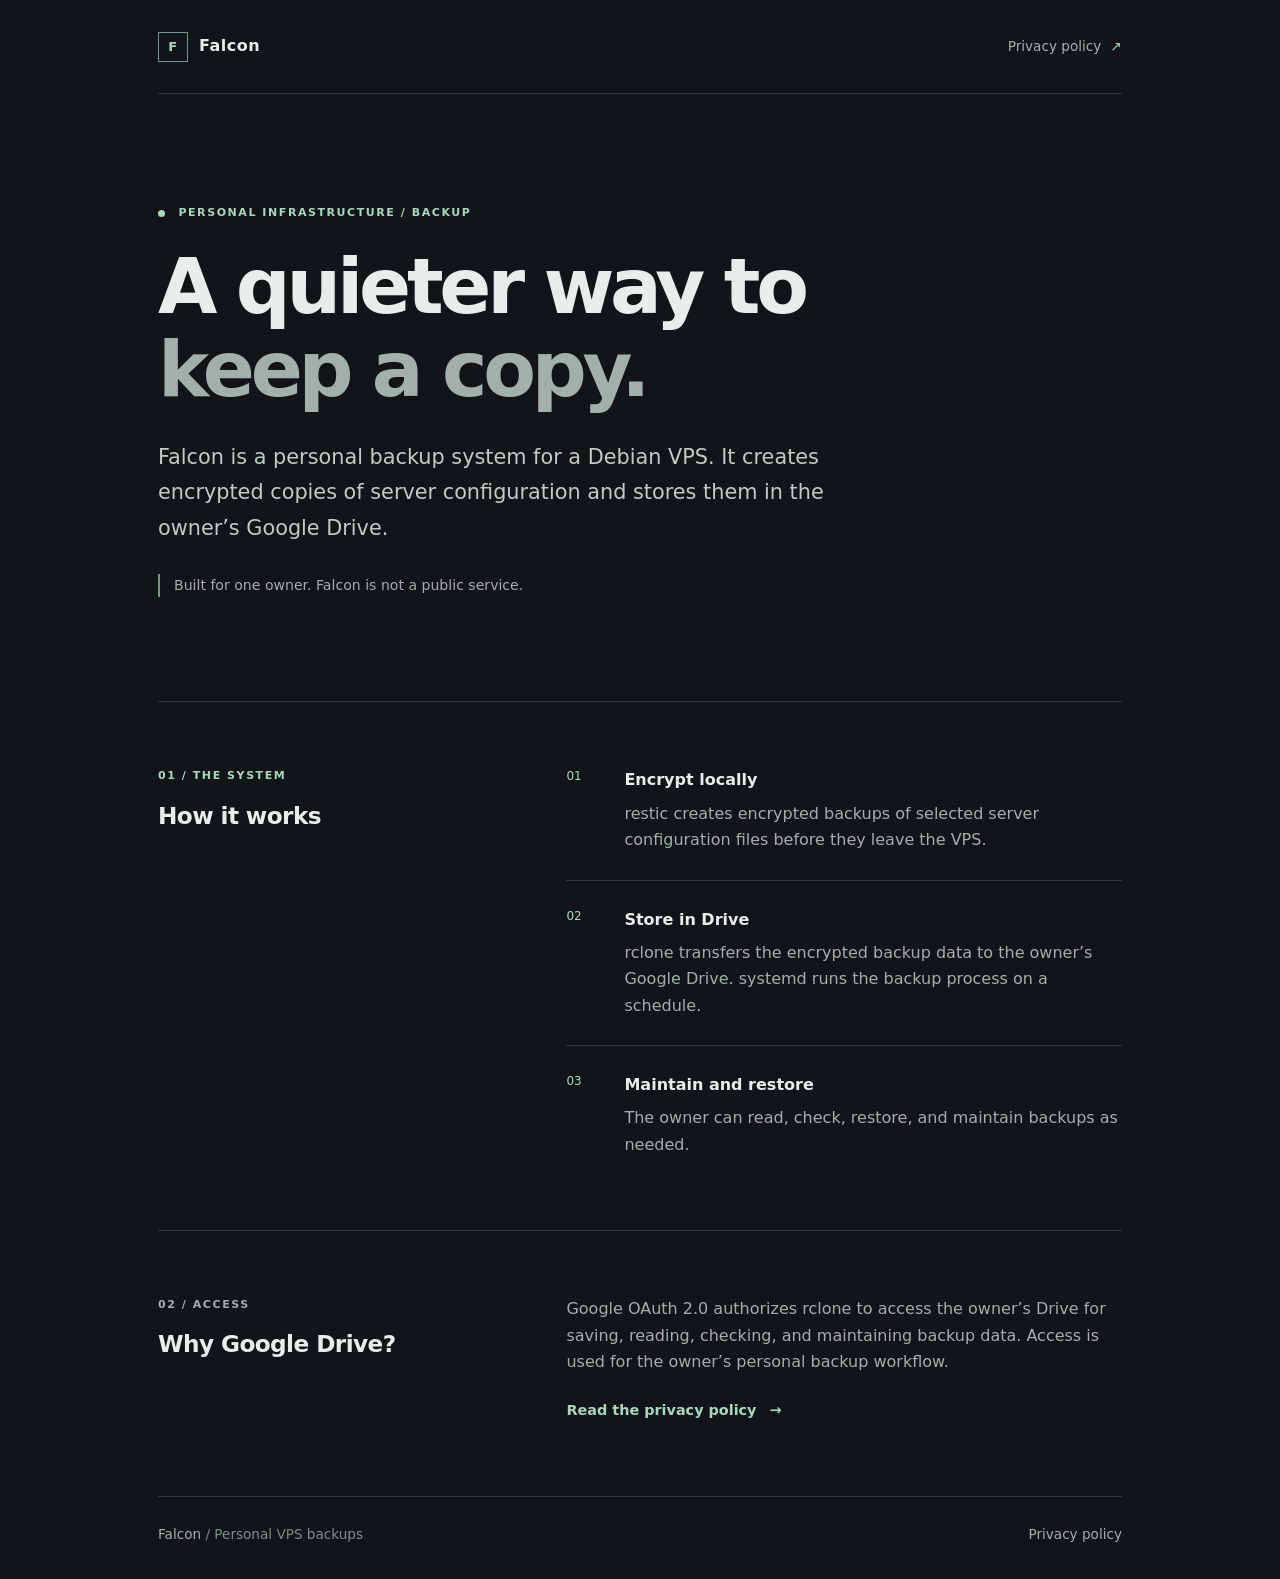
<file: index.html>
<!doctype html>
<html lang="en">
<head>
  <meta charset="utf-8">
  <meta name="viewport" content="width=device-width, initial-scale=1">
  <meta name="description" content="Falcon is a personal encrypted VPS backup system.">
  <title>Falcon — Personal VPS backups</title>
  <link rel="stylesheet" href="style.css">
</head>
<body>
  <div class="shell">
    <header class="site-header"><a class="brand" href="index.html"><span class="brand-mark" aria-hidden="true">F</span> Falcon</a><nav aria-label="Main navigation"><a href="privacy.html">Privacy policy <span aria-hidden="true">↗</span></a></nav></header>
    <main>
      <section class="intro" aria-labelledby="title">
        <p class="eyebrow"><span class="status-dot"></span> Personal infrastructure / backup</p>
        <h1 id="title">A quieter way to<br><span>keep a copy.</span></h1>
        <p class="lead">Falcon is a personal backup system for a Debian VPS. It creates encrypted copies of server configuration and stores them in the owner’s Google Drive.</p>
        <p class="note">Built for one owner. Falcon is not a public service.</p>
      </section>
      <section class="section" aria-labelledby="works-title">
        <div class="section-heading"><p class="eyebrow">01 / The system</p><h2 id="works-title">How it works</h2></div>
        <div class="steps">
          <article><span class="step-number">01</span><div><h3>Encrypt locally</h3><p>restic creates encrypted backups of selected server configuration files before they leave the VPS.</p></div></article>
          <article><span class="step-number">02</span><div><h3>Store in Drive</h3><p>rclone transfers the encrypted backup data to the owner’s Google Drive. systemd runs the backup process on a schedule.</p></div></article>
          <article><span class="step-number">03</span><div><h3>Maintain and restore</h3><p>The owner can read, check, restore, and maintain backups as needed.</p></div></article>
        </div>
      </section>
      <section class="section access" aria-labelledby="access-title"><div class="section-heading"><p class="eyebrow">02 / Access</p><h2 id="access-title">Why Google Drive?</h2></div><div><p>Google OAuth 2.0 authorizes rclone to access the owner’s Drive for saving, reading, checking, and maintaining backup data. Access is used for the owner’s personal backup workflow.</p><a class="text-link" href="privacy.html">Read the privacy policy <span aria-hidden="true">→</span></a></div></section>
    </main>
    <footer><span>Falcon <span class="muted">/ Personal VPS backups</span></span><a href="privacy.html">Privacy policy</a></footer>
  </div>
</body>
</html>
</file>
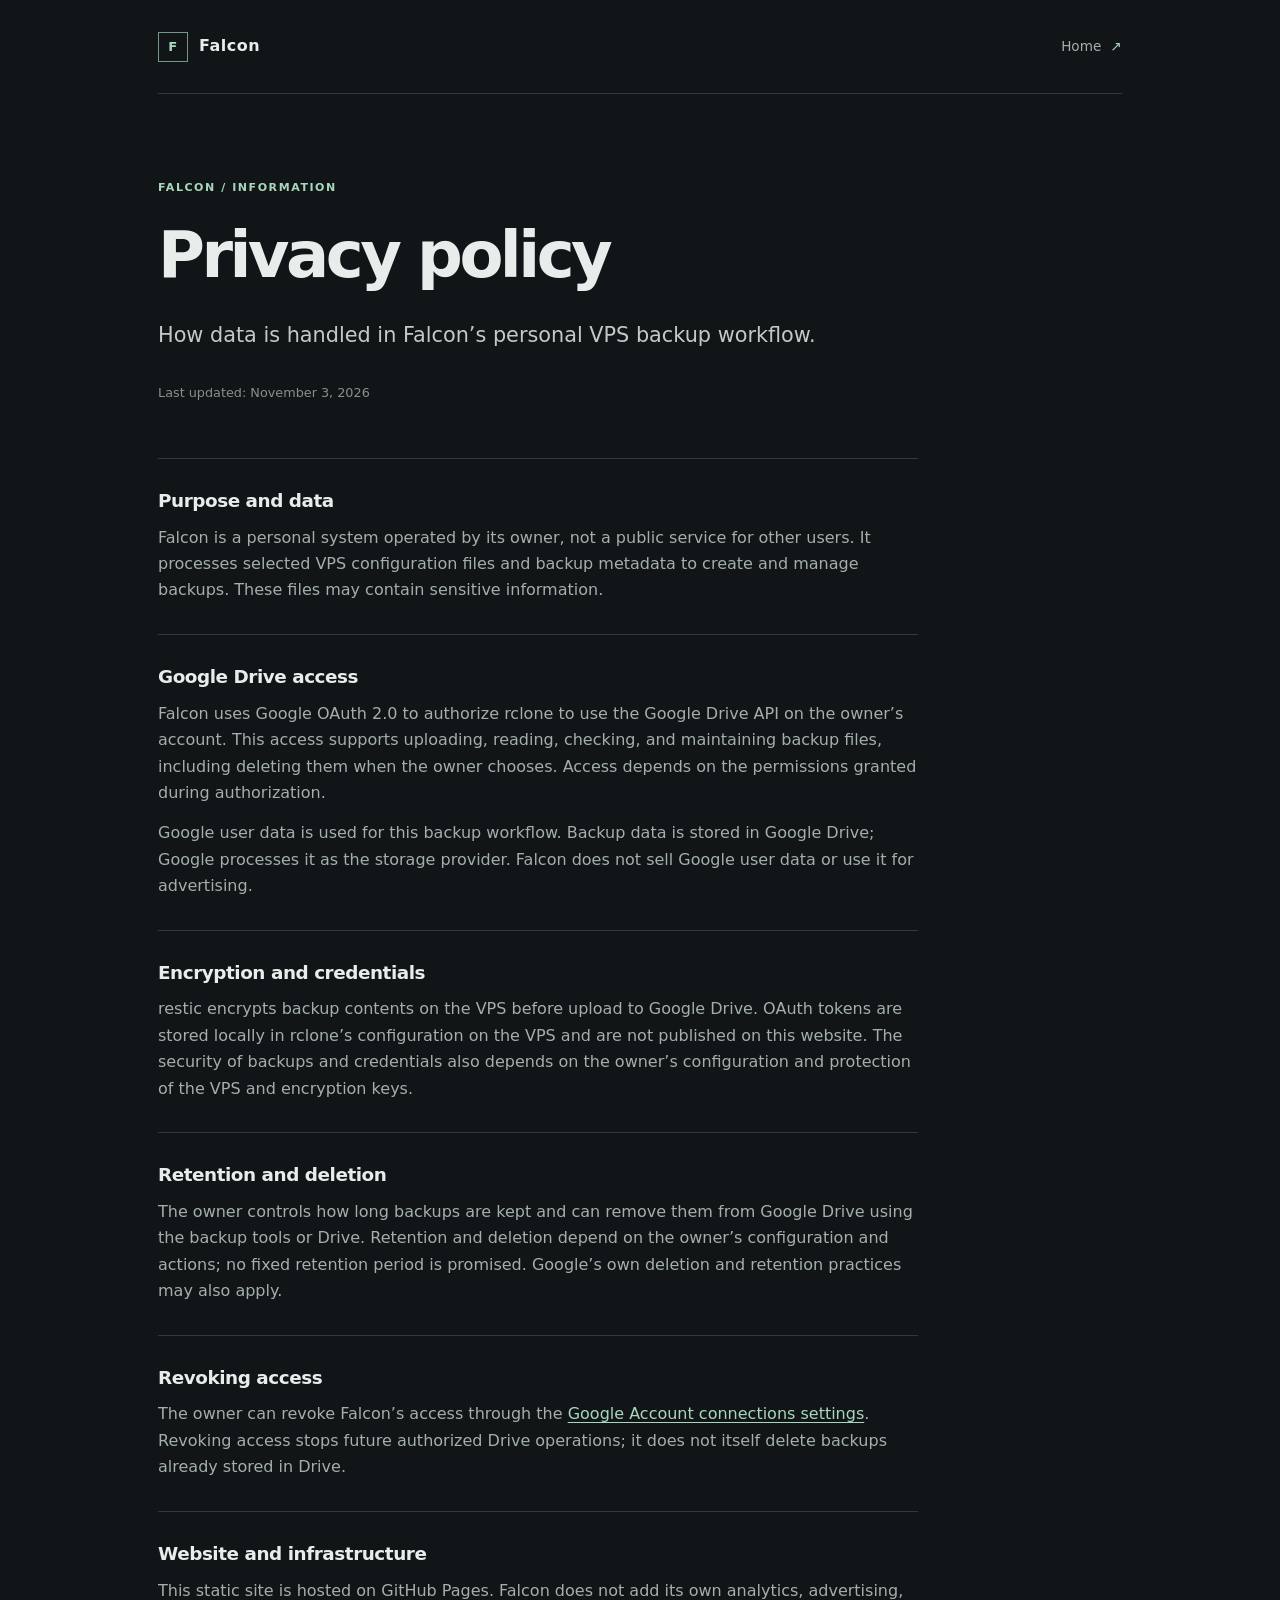
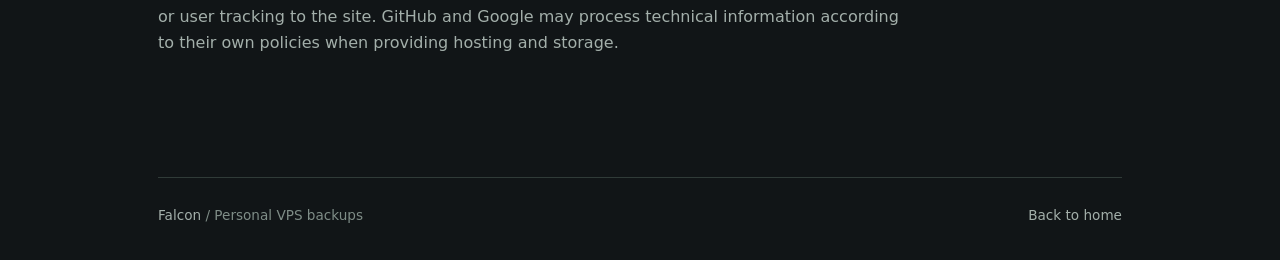
<file: privacy.html>
<!doctype html>
<html lang="en">
<head>
  <meta charset="utf-8">
  <meta name="viewport" content="width=device-width, initial-scale=1">
  <meta name="description" content="How Falcon handles data in its personal backup workflow.">
  <title>Privacy Policy — Falcon</title>
  <link rel="stylesheet" href="style.css">
</head>
<body>
  <div class="shell">
    <header class="site-header"><a class="brand" href="index.html"><span class="brand-mark" aria-hidden="true">F</span> Falcon</a><nav aria-label="Main navigation"><a href="index.html">Home <span aria-hidden="true">↗</span></a></nav></header>
    <main class="policy">
      <p class="eyebrow">Falcon / Information</p>
      <h1>Privacy policy</h1>
      <p class="lead">How data is handled in Falcon’s personal VPS backup workflow.</p>
      <p class="updated">Last updated: November 3, 2026</p>
      <div class="policy-body">
        <section><h2>Purpose and data</h2><p>Falcon is a personal system operated by its owner, not a public service for other users. It processes selected VPS configuration files and backup metadata to create and manage backups. These files may contain sensitive information.</p></section>
        <section><h2>Google Drive access</h2><p>Falcon uses Google OAuth 2.0 to authorize rclone to use the Google Drive API on the owner’s account. This access supports uploading, reading, checking, and maintaining backup files, including deleting them when the owner chooses. Access depends on the permissions granted during authorization.</p><p>Google user data is used for this backup workflow. Backup data is stored in Google Drive; Google processes it as the storage provider. Falcon does not sell Google user data or use it for advertising.</p></section>
        <section><h2>Encryption and credentials</h2><p>restic encrypts backup contents on the VPS before upload to Google Drive. OAuth tokens are stored locally in rclone’s configuration on the VPS and are not published on this website. The security of backups and credentials also depends on the owner’s configuration and protection of the VPS and encryption keys.</p></section>
        <section><h2>Retention and deletion</h2><p>The owner controls how long backups are kept and can remove them from Google Drive using the backup tools or Drive. Retention and deletion depend on the owner’s configuration and actions; no fixed retention period is promised. Google’s own deletion and retention practices may also apply.</p></section>
        <section><h2>Revoking access</h2><p>The owner can revoke Falcon’s access through the <a href="https://myaccount.google.com/connections">Google Account connections settings</a>. Revoking access stops future authorized Drive operations; it does not itself delete backups already stored in Drive.</p></section>
        <section><h2>Website and infrastructure</h2><p>This static site is hosted on GitHub Pages. Falcon does not add its own analytics, advertising, or user tracking to the site. GitHub and Google may process technical information according to their own policies when providing hosting and storage.</p></section>
      </div>
    </main>
    <footer><span>Falcon <span class="muted">/ Personal VPS backups</span></span><a href="index.html">Back to home</a></footer>
  </div>
</body>
</html>
</file>
<file: style.css>
:root{color-scheme:dark;--bg:#111517;--text:#e8edeb;--muted:#a3afaa;--line:#303b38;--accent:#a8d7bd}*{box-sizing:border-box}html{font-family:system-ui,-apple-system,BlinkMacSystemFont,"Segoe UI",sans-serif;background:var(--bg);color:var(--text)}body{margin:0;line-height:1.65}a{color:inherit;text-decoration:none}a:hover{text-decoration:underline}a:focus-visible{outline:2px solid var(--accent);outline-offset:5px}.shell{max-width:1060px;margin:auto;padding:0 48px}.site-header{min-height:94px;display:flex;align-items:center;justify-content:space-between;border-bottom:1px solid var(--line);gap:24px}.brand{display:inline-flex;align-items:center;gap:11px;font-weight:700;letter-spacing:.03em}.brand-mark{display:grid;place-items:center;width:30px;height:30px;border:1px solid #719985;color:var(--accent);font-size:.82rem}.site-header nav,footer{font-size:.85rem;color:var(--muted)}.site-header nav span{color:var(--accent);margin-left:5px}.intro{padding:110px 0 104px;max-width:790px}.eyebrow{text-transform:uppercase;letter-spacing:.14em;font-size:.69rem;font-weight:700;color:var(--accent);margin:0 0 24px}.status-dot{display:inline-block;width:7px;height:7px;border-radius:50%;background:var(--accent);margin-right:8px;vertical-align:middle}h1,h2,h3,p{margin-top:0}h1{font-size:clamp(2.8rem,6vw,5rem);line-height:1.08;letter-spacing:-.055em;font-weight:600;margin-bottom:28px}h1 span{color:var(--muted)}.lead{font-size:clamp(1.08rem,2vw,1.3rem);line-height:1.7;color:#c0cbc6;max-width:670px}.note{margin:28px 0 0;padding-left:14px;border-left:2px solid #719985;color:var(--muted);font-size:.88rem}.section{border-top:1px solid var(--line);padding:65px 0 72px;display:grid;grid-template-columns:1fr 1.55fr;gap:50px}.section h2,.policy-body h2{font-size:1.45rem;line-height:1.3;letter-spacing:-.025em;font-weight:600}.section-heading .eyebrow{margin-bottom:15px}.steps article{display:grid;grid-template-columns:42px 1fr;gap:16px;padding:0 0 26px;margin-bottom:26px;border-bottom:1px solid var(--line)}.steps article:last-child{margin:0;padding-bottom:0;border:0}.step-number{font-size:.75rem;color:var(--accent);font-variant-numeric:tabular-nums}h3{font-size:1rem;margin-bottom:7px}.steps p,.access p,.policy-body p{color:var(--muted);margin-bottom:0}.text-link{display:inline-block;color:var(--accent);font-size:.9rem;font-weight:600;margin-top:24px}.text-link span{margin-left:8px}footer{border-top:1px solid var(--line);padding:26px 0 34px;display:flex;justify-content:space-between;gap:20px}.muted{color:#7f8d87}.policy{max-width:760px;padding:85px 0 90px}.policy h1{font-size:clamp(2.8rem,5vw,4.2rem)}.updated{color:#84928b;font-size:.8rem;margin-top:28px}.policy-body{margin-top:55px}.policy-body section{border-top:1px solid var(--line);padding:30px 0}.policy-body h2{font-size:1.15rem;margin-bottom:12px}.policy-body p+p{margin-top:14px}.policy-body a{color:var(--accent);text-decoration:underline;text-underline-offset:3px}@media(max-width:650px){.shell{padding:0 22px}.site-header{min-height:76px}.intro{padding:78px 0}.section{grid-template-columns:1fr;gap:20px;padding:48px 0}.policy{padding:65px 0}.policy-body{margin-top:40px}footer{flex-wrap:wrap}}
</file>
